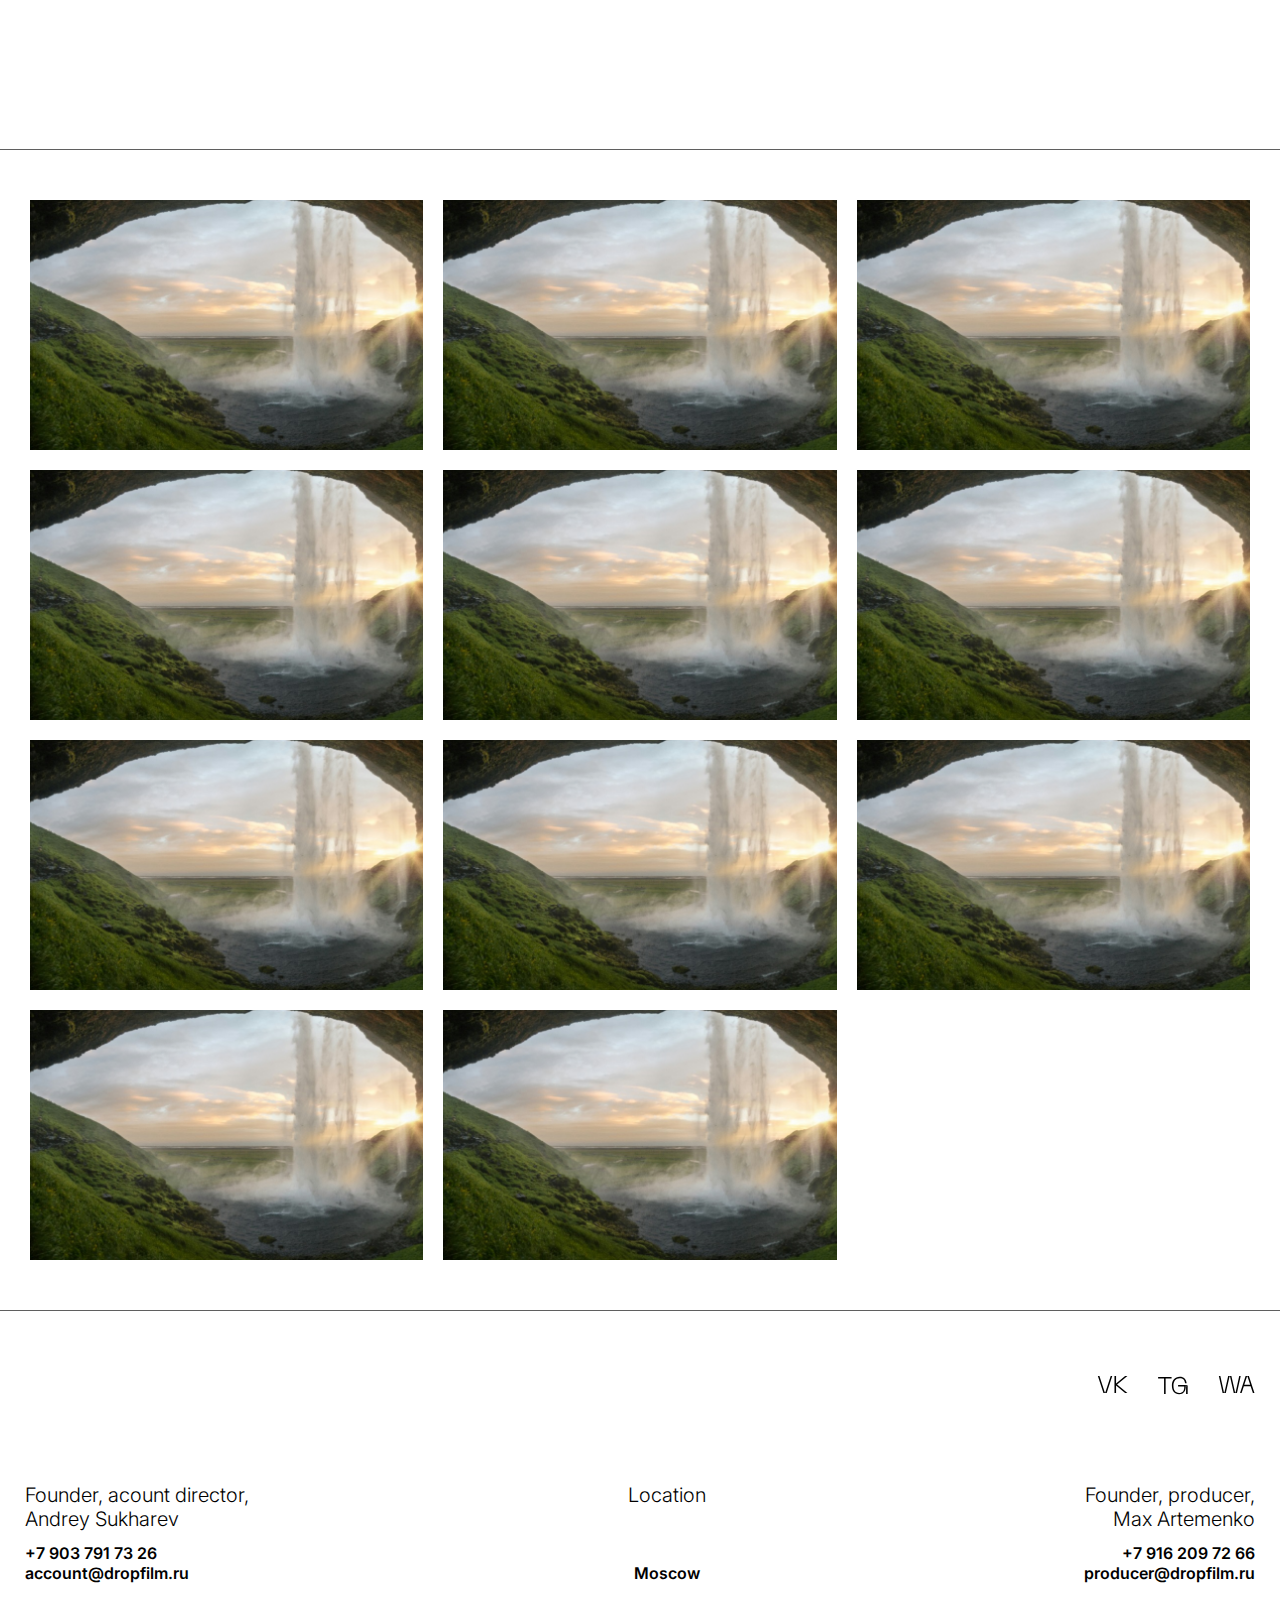
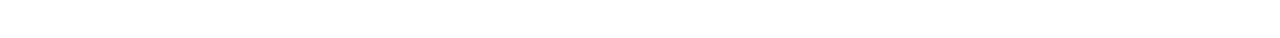
<file: index.html>
<!DOCTYPE html>
<html translate="Ru">
	<head>
		<meta charset="utf-8">
        <meta name="viewport" content="width=device-width, initial-scale=1.0" id="viewport">
		<link rel="profile" href="https://gmpg.org/xfn/11">
        <link rel="preconnect" href="https://fonts.googleapis.com">
        <link rel="preconnect" href="https://fonts.gstatic.com" crossorigin>

    <link rel="stylesheet" href="style/style.css">

         <link rel="preconnect" href="https://fonts.googleapis.com">
         <link rel="preconnect" href="https://fonts.gstatic.com" crossorigin>
         <link href="https://fonts.googleapis.com/css2?family=Inter:wght@100..900&display=swap" rel="stylesheet">
	
	</head>
<body>
    <header>
        <a href="#" class="logo">

        <svg width="181" height="38" viewBox="0 0 181 38" fill="none" xmlns="http://www.w3.org/2000/svg">
            <g clip-path="url(#clip0_35_55)">
                <mask id="mask0_35_55" style="mask-type:luminance" maskUnits="userSpaceOnUse" x="-285" y="-251" width="751" height="540">
                    <path d="M-284.524 -250.393H465.203V288.195H-284.524V-250.393Z" fill="white"/>
                </mask>
                <g mask="url(#mask0_35_55)">
                    <path class="animated-path" d="M94.6817 18.863C94.6817 11.8791 89.6395 6.96264 83.1725 6.96264C76.7037 6.96264 71.6606 11.8791 71.6606 18.863C71.6606 25.7962 76.7037 30.7135 83.1725 30.7135C89.6395 30.7135 94.6817 25.7962 94.6817 18.863ZM64.6842 18.863C64.6842 8.25555 72.8842 0.0285492 83.1725 0.0285492C93.4599 0.0285492 101.711 8.25555 101.711 18.863C101.711 29.4188 93.4599 37.6965 83.1725 37.6965C72.8842 37.6965 64.6842 29.4188 64.6842 18.863Z" fill="#3D3E3C"/>
                    <path class="animated-path" d="M127.253 12.9134C127.253 9.75673 125.062 7.42878 122.059 7.42878H115.794V18.3981H122.059C125.062 18.3981 127.253 16.0186 127.253 12.9134ZM134.23 12.9134C134.23 19.6919 128.933 25.0725 122.059 25.0725H115.794V36.9729H108.765V0.752541H122.059C128.933 0.752541 134.23 6.13497 134.23 12.9134Z" fill="#3D3E3C"/>
                    <path class="animated-path" d="M180.933 12.1242H178.969V0.690691H180.933V12.1242Z" fill="#3D3E3C"/>
                    <path class="animated-path" d="M156.611 36.8344H145.375V25.4181H147.338V34.8394H156.611V36.8344Z" fill="#3D3E3C"/>
                    <path class="animated-path" d="M156.611 2.70107V0.706971H145.375V12.1242H147.338V7.91159H156.611V5.91749H147.338V2.70107H156.611Z" fill="#3D3E3C"/>
                    <path class="animated-path" d="M178.564 25.4179L174.823 29.2179L171.083 25.4179H168.714V36.8324H170.678V27.8246L174.823 32.0371L178.969 27.8246V36.8324H180.932V25.4179H178.564Z" fill="#3D3E3C"/>
                    <path class="animated-path" d="M40.363 15.1582V7.42878H47.5949C50.2434 7.42878 52.4341 9.75582 52.4341 12.7587C52.4341 15.7589 50.2434 18.1384 47.5949 18.1384H42.0746L52.8909 36.9729H60.48L52.5864 23.3137C56.6596 21.3983 59.4621 17.3115 59.4621 12.7587C59.4621 6.13497 54.1653 0.752537 47.5949 0.752537H32.0891L40.363 15.1582Z" fill="#3D3E3C"/>
                    <path class="animated-path" d="M24.7963 18.863C24.7963 12.1894 20.5182 7.58329 14.3557 7.58329H7.22526V30.1444H14.3557C20.5182 30.1444 24.7963 25.5383 24.7963 18.863ZM31.5189 18.863C31.5189 29.0569 24.1845 36.9736 14.3557 36.9736H0.19632V0.752335H14.3557C24.1845 0.752335 31.5189 8.66991 31.5189 18.863Z" fill="#3D3E3C"/>
                </g>
            </g>
            <defs>
                <clipPath id="clip0_35_55">
                    <rect width="181" height="38" fill="white"/>
                </clipPath>
            </defs>
        </svg>
    </a>

    </header>
    <div class="wrapper">
        <section class="main">
            <div class="container">
                <div class="main_inner">
                    <a href="https://bleckset.github.io/dropfilm/card.html" class="disableLink item"> 
                        <img src="img/main.jpg" alt="">
                        <h3>М-12 "ВОСТОК" <br>
                            Крепкая связь</h3>
                    </a>
                    <a href="https://bleckset.github.io/dropfilm/card.html" class="disableLink item">
                        <img src="img/main.jpg" alt="">
                        <h3>М-12 "ВОСТОК" <br>
                            Крепкая связь</h3>
                    </a>
                   
                    <a href="https://bleckset.github.io/dropfilm/card.html" class="disableLink item">
                        <img src="img/main.jpg" alt="">
                        <h3>М-12 "ВОСТОК" <br>
                            Крепкая связь</h3>
                    </a>
                   
                    <a href="https://bleckset.github.io/dropfilm/card.html" class="item">
                        <img src="img/main.jpg" alt="">
                        <h3>М-12 "ВОСТОК" <br>
                            Крепкая связь</h3>
                    </a>
                    <a href="https://bleckset.github.io/dropfilm/card.html" class="item">
                        <img src="img/main.jpg" alt="">
                        <h3>М-12 "ВОСТОК" <br>
                            Крепкая связь</h3>
                    </a>
                   
                    <a href="https://bleckset.github.io/dropfilm/card.html" class="item">
                        <img src="img/main.jpg" alt="">
                        <h3>М-12 "ВОСТОК" <br>
                            Крепкая связь</h3>
                    </a>
                   

                    <a href="https://bleckset.github.io/dropfilm/card.html" class="item">
                        <img src="img/main.jpg" alt="">
                        <h3>М-12 "ВОСТОК" <br>
                            Крепкая связь</h3>
                    </a>
                   
                    <a href="https://bleckset.github.io/dropfilm/card.html" class="item">
                        <img src="img/main.jpg" alt="">
                        <h3>М-12 "ВОСТОК" <br>
                            Крепкая связь</h3>
                    </a>
                   
                    <a href="/card" class="item">
                        <img src="img/main.jpg" alt="">
                        <h3>М-12 "ВОСТОК" <br>
                            Крепкая связь</h3>
                    </a>
                   
                        <a href="/card" class="item">
                        <img src="img/main.jpg" alt="">
                        <h3>М-12 "ВОСТОК" <br>
                            Крепкая связь</h3>
                    </a>
                   
                    <a href="/card" class="item">
                        <img src="img/main.jpg" alt="">
                        <h3>М-12 "ВОСТОК" <br>
                            Крепкая связь</h3>
                    </a>
                   
                </div>
            </div>
        </section>
        
    </div>
    
    <footer>
        <div class="footer_top">

        <a href="#" class="logo">

            <svg width="181" height="38" viewBox="0 0 181 38" fill="none" xmlns="http://www.w3.org/2000/svg">
                <g clip-path="url(#clip0_35_55)">
                    <mask id="mask0_35_55" style="mask-type:luminance" maskUnits="userSpaceOnUse" x="-285" y="-251" width="751" height="540">
                        <path d="M-284.524 -250.393H465.203V288.195H-284.524V-250.393Z" fill="white"/>
                    </mask>
                    <g mask="url(#mask0_35_55)">
                        <path class="animated-path" d="M94.6817 18.863C94.6817 11.8791 89.6395 6.96264 83.1725 6.96264C76.7037 6.96264 71.6606 11.8791 71.6606 18.863C71.6606 25.7962 76.7037 30.7135 83.1725 30.7135C89.6395 30.7135 94.6817 25.7962 94.6817 18.863ZM64.6842 18.863C64.6842 8.25555 72.8842 0.0285492 83.1725 0.0285492C93.4599 0.0285492 101.711 8.25555 101.711 18.863C101.711 29.4188 93.4599 37.6965 83.1725 37.6965C72.8842 37.6965 64.6842 29.4188 64.6842 18.863Z" fill="#3D3E3C"/>
                        <path class="animated-path" d="M127.253 12.9134C127.253 9.75673 125.062 7.42878 122.059 7.42878H115.794V18.3981H122.059C125.062 18.3981 127.253 16.0186 127.253 12.9134ZM134.23 12.9134C134.23 19.6919 128.933 25.0725 122.059 25.0725H115.794V36.9729H108.765V0.752541H122.059C128.933 0.752541 134.23 6.13497 134.23 12.9134Z" fill="#3D3E3C"/>
                        <path class="animated-path" d="M180.933 12.1242H178.969V0.690691H180.933V12.1242Z" fill="#3D3E3C"/>
                        <path class="animated-path" d="M156.611 36.8344H145.375V25.4181H147.338V34.8394H156.611V36.8344Z" fill="#3D3E3C"/>
                        <path class="animated-path" d="M156.611 2.70107V0.706971H145.375V12.1242H147.338V7.91159H156.611V5.91749H147.338V2.70107H156.611Z" fill="#3D3E3C"/>
                        <path class="animated-path" d="M178.564 25.4179L174.823 29.2179L171.083 25.4179H168.714V36.8324H170.678V27.8246L174.823 32.0371L178.969 27.8246V36.8324H180.932V25.4179H178.564Z" fill="#3D3E3C"/>
                        <path class="animated-path" d="M40.363 15.1582V7.42878H47.5949C50.2434 7.42878 52.4341 9.75582 52.4341 12.7587C52.4341 15.7589 50.2434 18.1384 47.5949 18.1384H42.0746L52.8909 36.9729H60.48L52.5864 23.3137C56.6596 21.3983 59.4621 17.3115 59.4621 12.7587C59.4621 6.13497 54.1653 0.752537 47.5949 0.752537H32.0891L40.363 15.1582Z" fill="#3D3E3C"/>
                        <path class="animated-path" d="M24.7963 18.863C24.7963 12.1894 20.5182 7.58329 14.3557 7.58329H7.22526V30.1444H14.3557C20.5182 30.1444 24.7963 25.5383 24.7963 18.863ZM31.5189 18.863C31.5189 29.0569 24.1845 36.9736 14.3557 36.9736H0.19632V0.752335H14.3557C24.1845 0.752335 31.5189 8.66991 31.5189 18.863Z" fill="#3D3E3C"/>
                    </g>
                </g>
                <defs>
                    <clipPath id="clip0_35_55">
                        <rect width="181" height="38" fill="white"/>
                    </clipPath>
                </defs>
            </svg>
        </a>


        <div class="social desk">
            <a href="#">
                <svg width="31" height="17" viewBox="0 0 31 17" fill="none" xmlns="http://www.w3.org/2000/svg">
                    <path d="M6.432 17L0.864 0.079999H2.424L7.824 16.52H8.304L13.704 0.079999H15.264L9.696 17H6.432ZM28.1363 0.079999H30.4163L20.0723 8.528L30.4163 17H28.1363L19.0643 9.56V17H17.4803V0.079999H19.0643V7.52L28.1363 0.079999Z" fill="black"/>
                    </svg>
                    
            </a>
            <a href="#">
                <svg width="30" height="19" viewBox="0 0 30 19" fill="none" xmlns="http://www.w3.org/2000/svg">
                    <path d="M0.104 1.08H13.568V2.424H7.64V18H6.056V2.424H0.104V1.08ZM13.8731 9.528C13.8731 4.608 16.8491 0.839999 21.7451 0.839999C25.9931 0.839999 28.1531 3.432 28.6571 7.128H27.0731C26.6891 4.176 25.2491 2.184 21.7451 2.184C17.5931 2.184 15.4571 5.328 15.4571 9.528C15.4571 13.752 16.9931 16.896 21.1931 16.896C24.7451 16.896 26.3531 14.784 26.2571 10.392H20.0891V9.048H28.3451C29.2811 9.048 29.6651 9.432 29.6651 10.224V18H28.0811V11.592L28.3211 9.528H27.8411C27.8171 15.552 25.4891 18.24 21.1931 18.24C16.2491 18.24 13.8731 14.472 13.8731 9.528Z" fill="black"/>
                    </svg>
                    
            </a>
            <a href="#">
                <svg width="37" height="17" viewBox="0 0 37 17" fill="none" xmlns="http://www.w3.org/2000/svg">
                    <path d="M4.608 17L0.864 0.079999H2.352L5.976 16.52H6.456L10.176 0.079999H13.392L17.112 16.52H17.592L21.216 0.079999H22.704L18.96 17H15.744L12.024 0.559999H11.544L7.824 17H4.608ZM36.4515 17H34.8915L32.6355 10.136H25.8675L23.6115 17H22.0515L27.6195 0.079999H30.8835L36.4515 17ZM29.0115 0.559999L26.2995 8.792H32.2035L29.4915 0.559999H29.0115Z" fill="black"/>
                    </svg>
                    
            </a>
        </div>
    </div>

        <div class="footer_inner">
            <div class="item">
                <h4>Founder, acount director, <br>
                    Andrey Sukharev</h4>
                    <div >

                        <a href="tel:+79037917326">
                            +7 903 791 73 26
                        </a>
                        <a href="mailto:account@dropfilm.ru">
                            account@dropfilm.ru
                        </a>
                    </div>
            </div>



            <div class="item">
                <h4>
                    Location
                </h4>
                <a href="#">
                    Moscow
                </a>
            </div>


            <div class="item">
<h4>Founder, producer, <br>  Max Artemenko </h4>

<div>

    <a href="tel:++79162097266">
        +7 916 209 72 66
    </a> 

    <a href="mailto:producer@dropfilm.ru">
        producer@dropfilm.ru
    </a>
</div>



            </div>
            <div class="social mob">
                <a href="#">
                    <svg width="31" height="17" viewBox="0 0 31 17" fill="none" xmlns="http://www.w3.org/2000/svg">
                        <path d="M6.432 17L0.864 0.079999H2.424L7.824 16.52H8.304L13.704 0.079999H15.264L9.696 17H6.432ZM28.1363 0.079999H30.4163L20.0723 8.528L30.4163 17H28.1363L19.0643 9.56V17H17.4803V0.079999H19.0643V7.52L28.1363 0.079999Z" fill="black"/>
                        </svg>
                        
                </a>
                <a href="#">
                    <svg width="30" height="19" viewBox="0 0 30 19" fill="none" xmlns="http://www.w3.org/2000/svg">
                        <path d="M0.104 1.08H13.568V2.424H7.64V18H6.056V2.424H0.104V1.08ZM13.8731 9.528C13.8731 4.608 16.8491 0.839999 21.7451 0.839999C25.9931 0.839999 28.1531 3.432 28.6571 7.128H27.0731C26.6891 4.176 25.2491 2.184 21.7451 2.184C17.5931 2.184 15.4571 5.328 15.4571 9.528C15.4571 13.752 16.9931 16.896 21.1931 16.896C24.7451 16.896 26.3531 14.784 26.2571 10.392H20.0891V9.048H28.3451C29.2811 9.048 29.6651 9.432 29.6651 10.224V18H28.0811V11.592L28.3211 9.528H27.8411C27.8171 15.552 25.4891 18.24 21.1931 18.24C16.2491 18.24 13.8731 14.472 13.8731 9.528Z" fill="black"/>
                        </svg>
                        
                </a>
                <a href="#">
                    <svg width="37" height="17" viewBox="0 0 37 17" fill="none" xmlns="http://www.w3.org/2000/svg">
                        <path d="M4.608 17L0.864 0.079999H2.352L5.976 16.52H6.456L10.176 0.079999H13.392L17.112 16.52H17.592L21.216 0.079999H22.704L18.96 17H15.744L12.024 0.559999H11.544L7.824 17H4.608ZM36.4515 17H34.8915L32.6355 10.136H25.8675L23.6115 17H22.0515L27.6195 0.079999H30.8835L36.4515 17ZM29.0115 0.559999L26.2995 8.792H32.2035L29.4915 0.559999H29.0115Z" fill="black"/>
                        </svg>
                        
                </a>
            </div>
        </div>
    </footer>
    
<script src="https://code.jquery.com/jquery-3.6.0.min.js"></script>

<script src="js/main.js"></script>


</body>
</html>
</file>
<file: style/style.css>
@font-face {
	font-family: 'Geniral';
	src: url('../fonts/geniralfont-regular.eot'); /* IE 9 Compatibility Mode */
	src: url('../fonts/geniralfont-regular.eot?#iefix') format('embedded-opentype'), /* IE < 9 */
		url('../fonts/geniralfont-regular.woff2') format('woff2'), /* Super Modern Browsers */
		url('../fonts/geniralfont-regular.woff') format('woff'), /* Firefox >= 3.6, any other modern browser */
		url('../fonts/geniralfont-regular.ttf') format('truetype'), /* Safari, Android, iOS */
		url('../fonts/geniralfont-regular.svg#geniralfont-regular') format('svg'); /* Chrome < 4, Legacy iOS */
}
input:-webkit-autofill,
input:-webkit-autofill:hover,
input:-webkit-autofill:focus,
textarea:-webkit-autofill,
textarea:-webkit-autofill:hover,
textarea:-webkit-autofill:focus,
select:-webkit-autofill,
select:-webkit-autofill:hover,
select:-webkit-autofill:focus {
  border: 1px solid none;
  -webkit-text-fill-color: #fff;
  -webkit-box-shadow: 0 0 0px 1000px rgba(0, 0, 0, 0) inset;
  -webkit-transition: background-color 3000s ease-in-out 0s;
  transition: background-color 3000s ease-in-out 0s;
}
.wpcf7-spinner{
  display: none!important;
}
input:-webkit-autofill,
input:-webkit-autofill:hover,
input:-webkit-autofill:focus,
textarea:-webkit-autofill,
textarea:-webkit-autofill:hover,
textarea:-webkit-autofill:focus,
select:-webkit-autofill,
select:-webkit-autofill:hover,
select:-webkit-autofill:focus {
  -webkit-text-fill-color: #fff;
  -webkit-box-shadow: 0 0 0px 1000px rgba(0, 0, 0, 0) inset;
  -webkit-transition: background-color 3000s ease-in-out 0s;
  -webkit-transition: background-color 353000s ease-in-out 0s;
  transition: background-color 353000s ease-in-out 0s;
}

html {
  padding: 0;
  margin: 0;
  overflow-x: hidden;
}

html.hold {
  overflow: hidden;
}

*,
*::before,
*::after {
  text-decoration: none;
  -webkit-box-sizing: border-box;
  box-sizing: border-box;
  -webkit-transition: all .5s ease;
  transition: all .5s ease;
}

.appearance {
  -webkit-transition: opacity 1.5s ease;
  transition: opacity 1.5s ease;
}


ul[class],
ol[class] {
  padding: 0;
}

.fdc {
  display: -webkit-box;
  display: -ms-flexbox;
  display: flex;
  -webkit-box-orient: vertical;
  -webkit-box-direction: normal;
      -ms-flex-direction: column;
          flex-direction: column;
}

body,
button,
h1,
h2,
h3,
h4,
h5,
h6,
p,
ul[class],
ol[class],
li,
figure,
figcaption,
blockquote,
dl,
span,
a,
dd {
  font-family: "inter";
  padding: 0;
  font-weight: inherit;
  list-style: none;
  font-size: inherit;
  line-height: auto;
  color: #000000;
  margin: 0;
}

button {
  cursor: pointer;
  background: unset;
  border: none;
}

body {
  display: -webkit-box;
  display: -ms-flexbox;
  display: flex;
  -webkit-box-orient: vertical;
  -webkit-box-direction: normal;
  -ms-flex-direction: column;
  flex-direction: column;
  background: #fff ;
  -webkit-box-flex: 1;
  -ms-flex: 1 1 auto;
  color: #fff;
  flex: 1 1 auto;
  width: 100vw;
  position: relative;
  overflow-x: hidden;
  margin: 0 auto;
}
ul[class],
ol[class] {
  list-style: none;
}

section {
  margin-top: 50px;
  position: relative;
}

img {
  -webkit-touch-callout: none;
  -webkit-user-select: none;
  -moz-user-select: none;
  -ms-user-select: none;
  user-select: none;
  max-width: 100%;
  display: block;
}

input,
button,
textarea,
select {
  font: inherit;
}

.mob {
  display: none !important;
}

@media (prefers-reduced-motion: reduce) {
  * {
    -webkit-animation-duration: 0.01ms !important;
    animation-duration: 0.01ms !important;
    -webkit-animation-iteration-count: 1 !important;
    animation-iteration-count: 1 !important;
    -webkit-transition-duration: 0.01ms !important;
    transition-duration: 0.01ms !important;
    scroll-behavior: auto !important;
  }
}



.animated-path {
  stroke: #3D3E3C; /* Цвет штриха */
  stroke-width: 1;
  fill: none;
  stroke-dasharray: 800; /* Длина штриха (большое значение для полной длины) */
  stroke-dashoffset: 800; /* Начальное смещение */
  animation: draw 7s forwards, fillColor 4.5s forwards;
}

@keyframes draw {
  to {
      stroke-dashoffset: 0;
  }
}

@keyframes fillColor {
  to {
      fill: #3D3E3C; /* Цвет заполнения */
  }
}




header{
  height: 150px;
  display: flex;
  align-items: center;
  justify-content: center;
  border-bottom:1px solid #5F5F5F ;
}
.container{
  padding: 0 30px;
  margin: 0 auto;

}
.main .item {
  cursor: pointer;
  position: relative;
  width: 100%;
  height: 250px;
  display: flex;
  align-items: center;
  justify-content: center;
}

.main .item h3 {
  font-family: "Geniral";
  font-weight: 400;
  font-size: 24px;
  line-height: 120%;
  letter-spacing: 0.1em;
  text-align: center;
  color: #fff;
  opacity: 0;
  position: relative;
  z-index: 3;
}

.main .item img {
  position: absolute;
  width: 100%;
  top: 0;
  z-index: 2;
  left: 0;
  height: 100%;
  object-fit: cover;
}

.main .item:hover img {
  filter: brightness(0.7);
}

.main .item:hover h3 {
  opacity: 1;
}
.main_inner{
  display: grid;
  flex-wrap: grid;
  grid-template-columns: 1fr 1fr 1fr;
  gap: 20px;
}
footer{
  border-top:1px solid #5F5F5F ;
  padding: 65px 25px 55px;
  margin-top: 50px;
}
.footer_top{
  display: flex;
  justify-content: space-between;
}
.social{
  display: flex;
  gap: 30px;
}

.footer_inner{
  margin-top: 65px;
  display: flex;
  align-items: center;
  justify-content: space-between;
}
.footer_inner .item{
 height: 100px;
 display: flex;
 flex-direction: column;
 align-items: center;
  justify-content: space-between;
}
.footer_inner .item div{
  display: flex;
  flex-direction: column;
}
.footer_inner .item h4{
  font-family: "Inter", sans-serif;
font-weight: 300;
font-size: 20px;
color: #000;
}
.footer_inner .item a{
  font-family: "Inter";
  font-weight:600;
  font-size: 16px;
  color: #000;
}

.footer_inner .item:nth-child(1){
  align-items: flex-start;
  text-align: left;
 }
 
.footer_inner .item:nth-child(3){
  align-items: flex-end;
  text-align: right;
}



.video-js .vjs-big-play-button{
  width: 200px!important;
  height: 200px!important;
  display: flex;
  align-items: center;
  justify-content: center;
  border-radius: 100%!important;
  border: 1px solid #fff!important;
}
.video-js .vjs-big-play-button{
  position: absolute;
  top: 50%!important;
  left: 50%!important;
  transform: translate(-50%,-50%);
  background: unset!important;
  backdrop-filter: blur(20px)!important;
}
.video-js .vjs-tech
.video-js{
  position: relative;
}
.video-js .vjs-big-play-button .vjs-icon-placeholder:before{
  font-size: 70px!important;
  left: 50%!important;
  top: 50%!important;
  width: auto!important;
  height: auto!important;
  transform: translate(-50%, -50%)!important;
}
.vjs-modal-dialog .vjs-modal-dialog-content, .video-js .vjs-modal-dialog, .vjs-button > .vjs-icon-placeholder:before, .video-js .vjs-big-play-button .vjs-icon-placeholder:before{
  color: #fff;
}
.video-js{
  height: 600px;
  width: 100%;
}
.video-js *{
  color: #fff!important;

}
.video-js .vjs-tech{
  object-fit: cover;
}

.card_info h4{
  font-family:"Geniral";
font-weight: 400;
font-size: 32px;
line-height: 120%;
letter-spacing: 0.1em;
text-align: center;

margin:30px 0  50px;
color: #000;

}
.card_info p{
  font-family: "Inter", sans-serif;
font-weight: 200;
margin-bottom: 20px;

font-size: 18px;
color: #000;
}
.card_color_splash{
  padding-top: 20px;

  border-top:1px solid #5F5F5F ;
}
.card_color_img{
  display: flex;
  gap: 20px;
  justify-content: space-between;
  
}
.card_color_img img{
  width: 100%;
  height: 225px;
}
.card_color_card{
  display: flex;
  margin-top: 20px;


}
.card_color_card span {
  display: block;
height: 110px;
width: 100%;
  
}
@media(max-width:758px){
  section{

    margin-top: 30px;
  }
  .main_inner{
    grid-template-columns: 1fr;
    gap: 8px;
  }
  .footer_top{
    flex-direction: column;
    align-items: center;
  }
  .footer_inner{
    margin-top: 40px;
    flex-direction: column;
  }
  .social.mob{
    display: flex!important;
  }
  .desk{
    display: none!important;
  }
  
  .footer_inner .item:nth-child(2){
    order: -1;
  }
  .footer_inner .item{
    height: auto;
    gap: 10px;
    margin-bottom: 30px;
    align-items: center!important;
    text-align: center!important;
  }
  footer{
    padding-top:20px ;
    margin-top: 20px;
    padding-bottom: 55px;
  }
  header{
    height: 100px;
  }
  .logo svg{
    width: 115px;
    height: 23px;
  }
  .main .item{
    height: 225px;
  }
  .container{
    padding: 0 12px;
  }
  .video-js{
    height: 225px;
  }
  .video-js .vjs-big-play-button{
    width: 90px!important;
    height: 90px!important;
  }
  .video-js .vjs-big-play-button .vjs-icon-placeholder:before{
    font-size: 45px!important;
  }
  .card_info h4{
    font-size: 28px;
    margin-bottom: 60px;
  }
  .card_info p{
    font-size: 16px;
  }
  .card_color_img{
    flex-direction: column;
  }
  .card_color_card span{
    height: 130px;
  }
}
</file>
